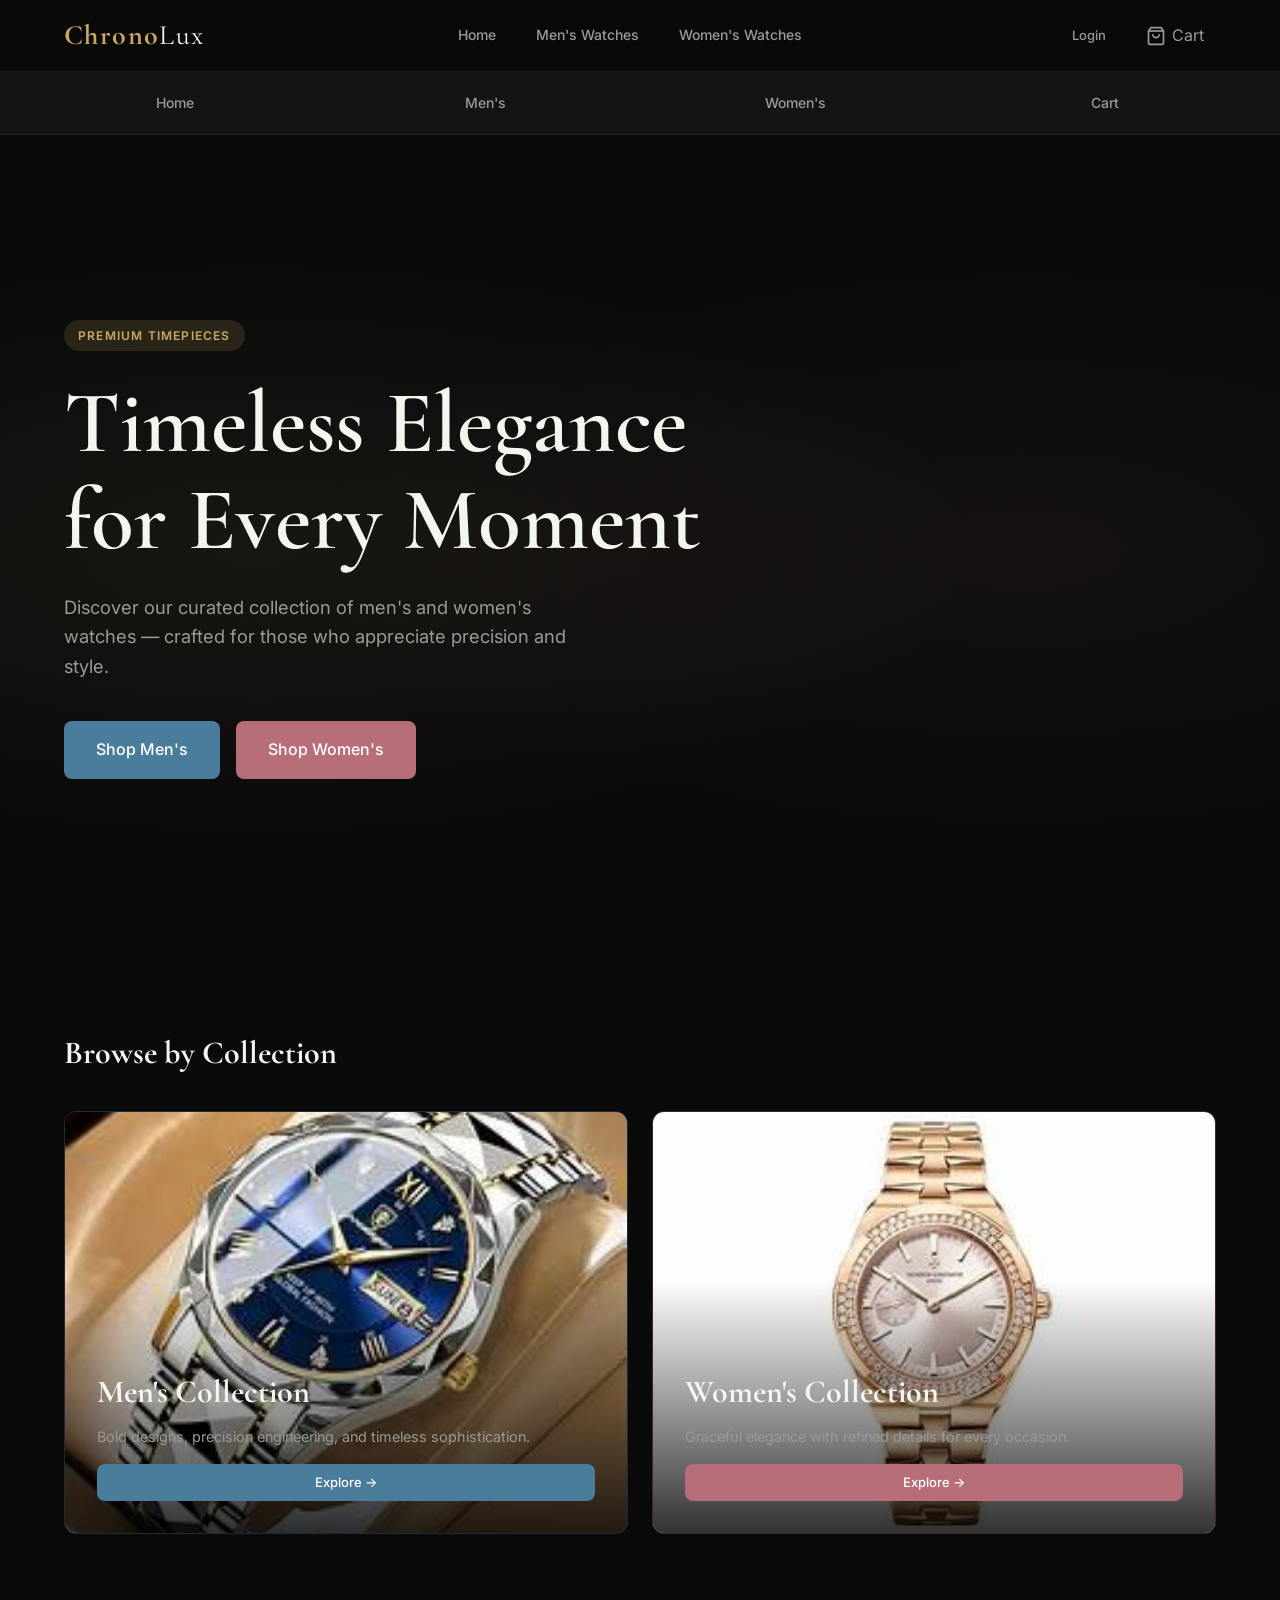
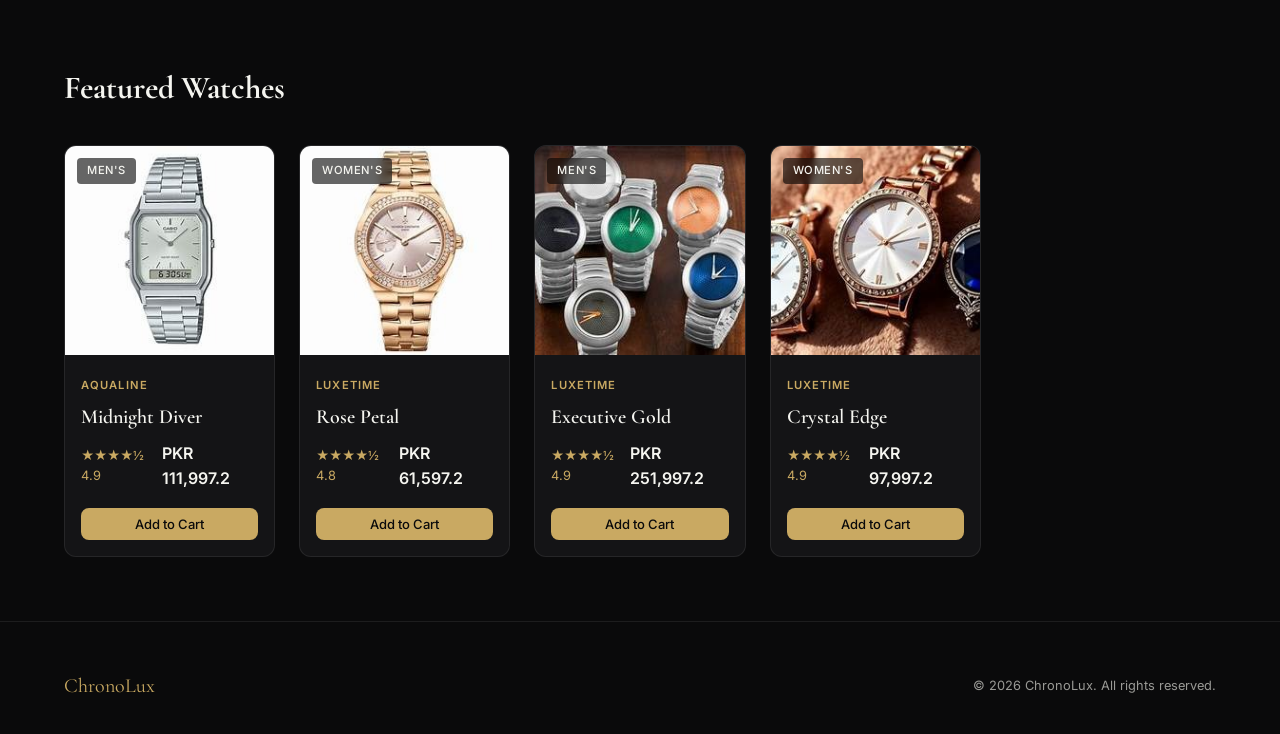
<file: ecommerce/index.html>
<!DOCTYPE html>
<html lang="en">
<head>
  <meta charset="UTF-8" />
  <meta name="viewport" content="width=device-width, initial-scale=1.0" />
  <title>ChronoLux — Premium Watches</title>
  <link rel="stylesheet" href="css/styles.css" />
</head>
<body>
  <nav class="navbar">
    <div class="navbar-inner">
      <a href="index.html" class="logo">Chrono<span>Lux</span></a>
      <div class="nav-links">
        <a href="index.html" class="nav-link">Home</a>
        <a href="men.html" class="nav-link" data-category="men">Men's Watches</a>
        <a href="women.html" class="nav-link" data-category="women">Women's Watches</a>
      </div>
      <div class="nav-actions">
        <div id="auth-links"></div>
        <a href="cart.html" class="cart-link">
          <svg width="20" height="20" viewBox="0 0 24 24" fill="none" stroke="currentColor" stroke-width="2"><path d="M6 2L3 6v14a2 2 0 002 2h14a2 2 0 002-2V6l-3-4z"/><line x1="3" y1="6" x2="21" y2="6"/><path d="M16 10a4 4 0 01-8 0"/></svg>
          Cart
          <span class="cart-badge">0</span>
        </a>
      </div>
    </div>
  </nav>

  <div class="mobile-nav">
    <a href="index.html" class="nav-link">Home</a>
    <a href="men.html" class="nav-link" data-category="men">Men's</a>
    <a href="women.html" class="nav-link" data-category="women">Women's</a>
    <a href="cart.html" class="nav-link">Cart</a>
  </div>

  <section class="hero">
    <div class="hero-bg"></div>
    <div class="hero-content">
      <span class="hero-tag">Premium Timepieces</span>
      <h1>Timeless Elegance for Every Moment</h1>
      <p>Discover our curated collection of men's and women's watches — crafted for those who appreciate precision and style.</p>
      <div class="hero-actions">
        <a href="men.html" class="btn btn-lg btn-men">Shop Men's</a>
        <a href="women.html" class="btn btn-lg btn-women">Shop Women's</a>
      </div>
    </div>
  </section>

  <section class="section">
    <div class="container">
      <h2 class="section-title">Browse by Collection</h2>
      <div class="category-grid">
        <a href="men.html" class="category-card men">
          <img src="images/media__1781799217681.jpg" alt="Men's Watches" />
          <div class="category-overlay">
            <h2>Men's Collection</h2>
            <p>Bold designs, precision engineering, and timeless sophistication.</p>
            <span class="btn btn-sm btn-men">Explore →</span>
          </div>
        </a>
        <a href="women.html" class="category-card women">
          <img src="images/media__1781799203488.jpg" alt="Women's Watches" />
          <div class="category-overlay">
            <h2>Women's Collection</h2>
            <p>Graceful elegance with refined details for every occasion.</p>
            <span class="btn btn-sm btn-women">Explore →</span>
          </div>
        </a>
      </div>
    </div>
  </section>

  <section class="section">
    <div class="container">
      <h2 class="section-title">Featured Watches</h2>
      <div class="product-grid" id="featured-products"></div>
    </div>
  </section>

  <footer class="footer">
    <div class="footer-inner">
      <span class="footer-brand">ChronoLux</span>
      <span class="footer-text">&copy; 2026 ChronoLux. All rights reserved.</span>
    </div>
  </footer>

  <script src="js/products.js"></script>
  <script src="js/auth.js"></script>
  <script src="js/cart.js"></script>
  <script src="js/app.js"></script>
  <script>
    const featured = [getProductById('m2'), getProductById('w1'), getProductById('m6'), getProductById('w4')];
    renderProductGrid(featured, 'featured-products');
  </script>
</body>
</html>
</file>
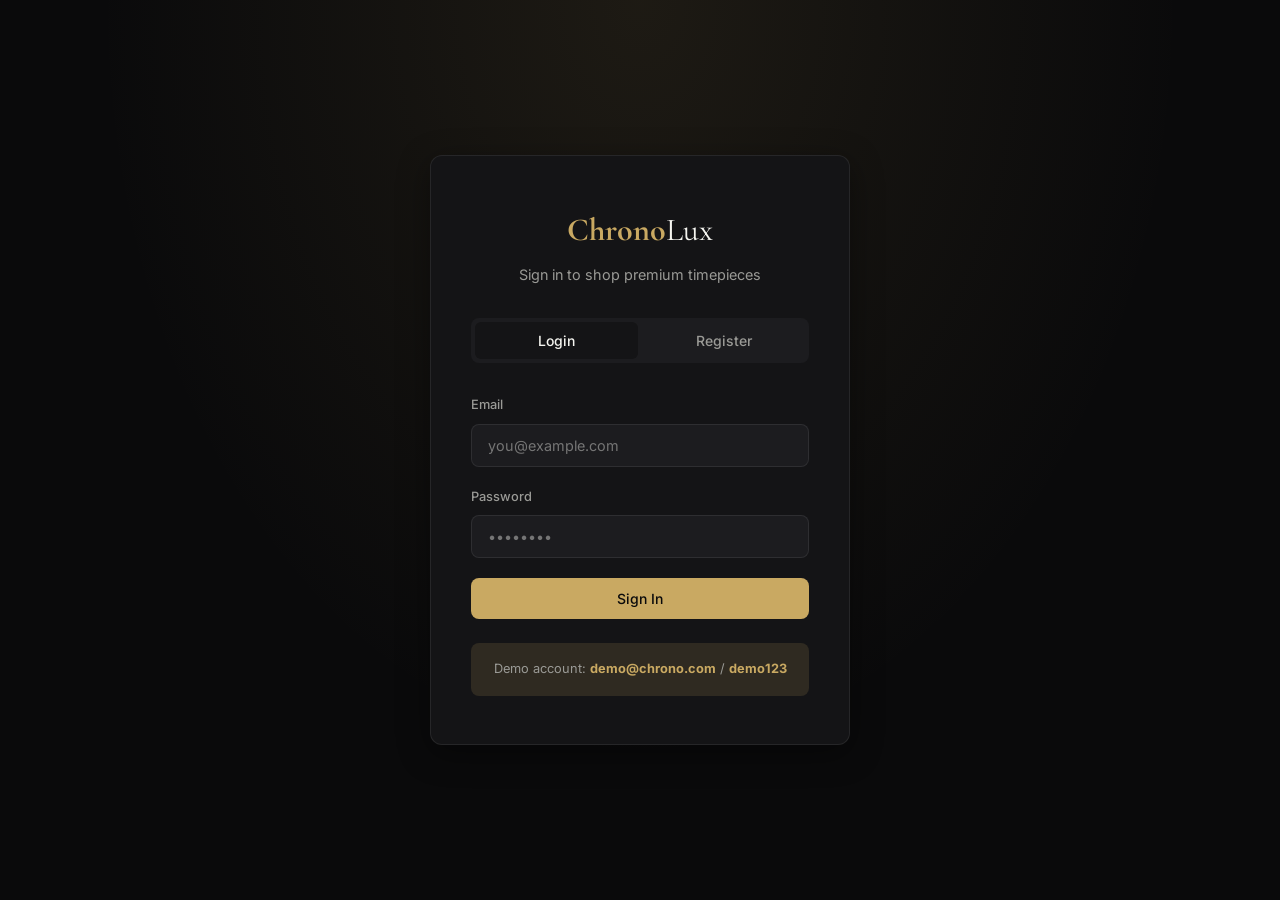
<file: ecommerce/cart.html>
<!DOCTYPE html>
<html lang="en">
<head>
  <meta charset="UTF-8" />
  <meta name="viewport" content="width=device-width, initial-scale=1.0" />
  <title>Cart — ChronoLux</title>
  <link rel="stylesheet" href="css/styles.css" />
</head>
<body>
  <nav class="navbar">
    <div class="navbar-inner">
      <a href="index.html" class="logo">Chrono<span>Lux</span></a>
      <div class="nav-links">
        <a href="index.html" class="nav-link">Home</a>
        <a href="men.html" class="nav-link" data-category="men">Men's Watches</a>
        <a href="women.html" class="nav-link" data-category="women">Women's Watches</a>
      </div>
      <div class="nav-actions">
        <div id="auth-links"></div>
        <a href="cart.html" class="cart-link">
          <svg width="20" height="20" viewBox="0 0 24 24" fill="none" stroke="currentColor" stroke-width="2"><path d="M6 2L3 6v14a2 2 0 002 2h14a2 2 0 002-2V6l-3-4z"/><line x1="3" y1="6" x2="21" y2="6"/><path d="M16 10a4 4 0 01-8 0"/></svg>
          Cart
          <span class="cart-badge">0</span>
        </a>
      </div>
    </div>
  </nav>

  <div class="mobile-nav">
    <a href="index.html" class="nav-link">Home</a>
    <a href="men.html" class="nav-link" data-category="men">Men's</a>
    <a href="women.html" class="nav-link" data-category="women">Women's</a>
    <a href="cart.html" class="nav-link">Cart</a>
  </div>

  <div class="container">
    <header class="page-header">
      <h1 class="page-title">Shopping Cart</h1>
      <p class="page-subtitle" id="cart-subtitle"></p>
    </header>
    <div id="cart-content"></div>
  </div>

  <footer class="footer">
    <div class="footer-inner">
      <span class="footer-brand">ChronoLux</span>
      <span class="footer-text">&copy; 2026 ChronoLux. All rights reserved.</span>
    </div>
  </footer>

  <script src="js/products.js"></script>
  <script src="js/auth.js"></script>
  <script src="js/cart.js"></script>
  <script src="js/app.js"></script>
  <script>
    if (!Auth.requireAuth()) throw new Error('redirect');

    function renderCart() {
      const items = Cart.getItems();
      const container = document.getElementById('cart-content');
      const subtitle = document.getElementById('cart-subtitle');

      if (items.length === 0) {
        subtitle.textContent = 'Your cart is empty';
        container.innerHTML = `
          <div class="empty-state">
            <h2>Nothing here yet</h2>
            <p>Browse our collections and find your perfect timepiece.</p>
            <div style="display:flex;gap:12px;justify-content:center;flex-wrap:wrap">
              <a href="men.html" class="btn btn-men">Shop Men's</a>
              <a href="women.html" class="btn btn-women">Shop Women's</a>
            </div>
          </div>
        `;
        return;
      }

      const itemCount = items.reduce((s, i) => s + i.quantity, 0);
      subtitle.textContent = `${itemCount} item${itemCount > 1 ? 's' : ''} in your cart`;

      const subtotal = Cart.getTotal();
      const shipping = subtotal >= 200 ? 0 : 9.99;
      const total = subtotal + shipping;

      const itemsHtml = items.map((item) => {
        const product = getProductById(item.productId);
        if (!product) return '';
        return `
          <div class="cart-item" data-id="${item.productId}">
            <div class="cart-item-image">
              <img src="${product.image}" alt="${product.name}" />
            </div>
            <div class="cart-item-info">
              <span class="cart-item-brand">${product.brand}</span>
              <h3 class="cart-item-name">${product.name}</h3>
              <p class="cart-item-price">${formatPrice(product.price)} each</p>
              <div class="qty-controls" style="margin-top:12px">
                <button class="qty-btn qty-decrease" data-id="${item.productId}">−</button>
                <span class="qty-value">${item.quantity}</span>
                <button class="qty-btn qty-increase" data-id="${item.productId}">+</button>
              </div>
            </div>
            <div class="cart-item-actions">
              <span class="cart-item-price">${formatPrice(product.price * item.quantity)}</span>
              <button class="remove-btn" data-id="${item.productId}">Remove</button>
            </div>
          </div>
        `;
      }).join('');

      container.innerHTML = `
        <div class="cart-layout">
          <div class="cart-items">${itemsHtml}</div>
          <div class="cart-summary">
            <h2>Order Summary</h2>
            <div class="summary-row">
              <span>Subtotal</span>
              <span>${formatPrice(subtotal)}</span>
            </div>
            <div class="summary-row">
              <span>Shipping</span>
              <span>${shipping === 0 ? 'Free' : formatPrice(shipping)}</span>
            </div>
            <div class="summary-row total">
              <span>Total</span>
              <span>${formatPrice(total)}</span>
            </div>
            <a href="checkout.html" class="btn btn-primary btn-block btn-lg">Proceed to Checkout</a>
            <a href="index.html" class="btn btn-outline btn-block" style="margin-top:12px">Continue Shopping</a>
          </div>
        </div>
      `;

      container.querySelectorAll('.qty-decrease').forEach((btn) => {
        btn.addEventListener('click', () => {
          const item = items.find((i) => i.productId === btn.dataset.id);
          Cart.updateQuantity(btn.dataset.id, item.quantity - 1);
          renderCart();
        });
      });

      container.querySelectorAll('.qty-increase').forEach((btn) => {
        btn.addEventListener('click', () => {
          const item = items.find((i) => i.productId === btn.dataset.id);
          Cart.updateQuantity(btn.dataset.id, item.quantity + 1);
          renderCart();
        });
      });

      container.querySelectorAll('.remove-btn').forEach((btn) => {
        btn.addEventListener('click', () => {
          Cart.removeItem(btn.dataset.id);
          renderCart();
        });
      });
    }

    renderCart();
  </script>
</body>
</html>
</file>
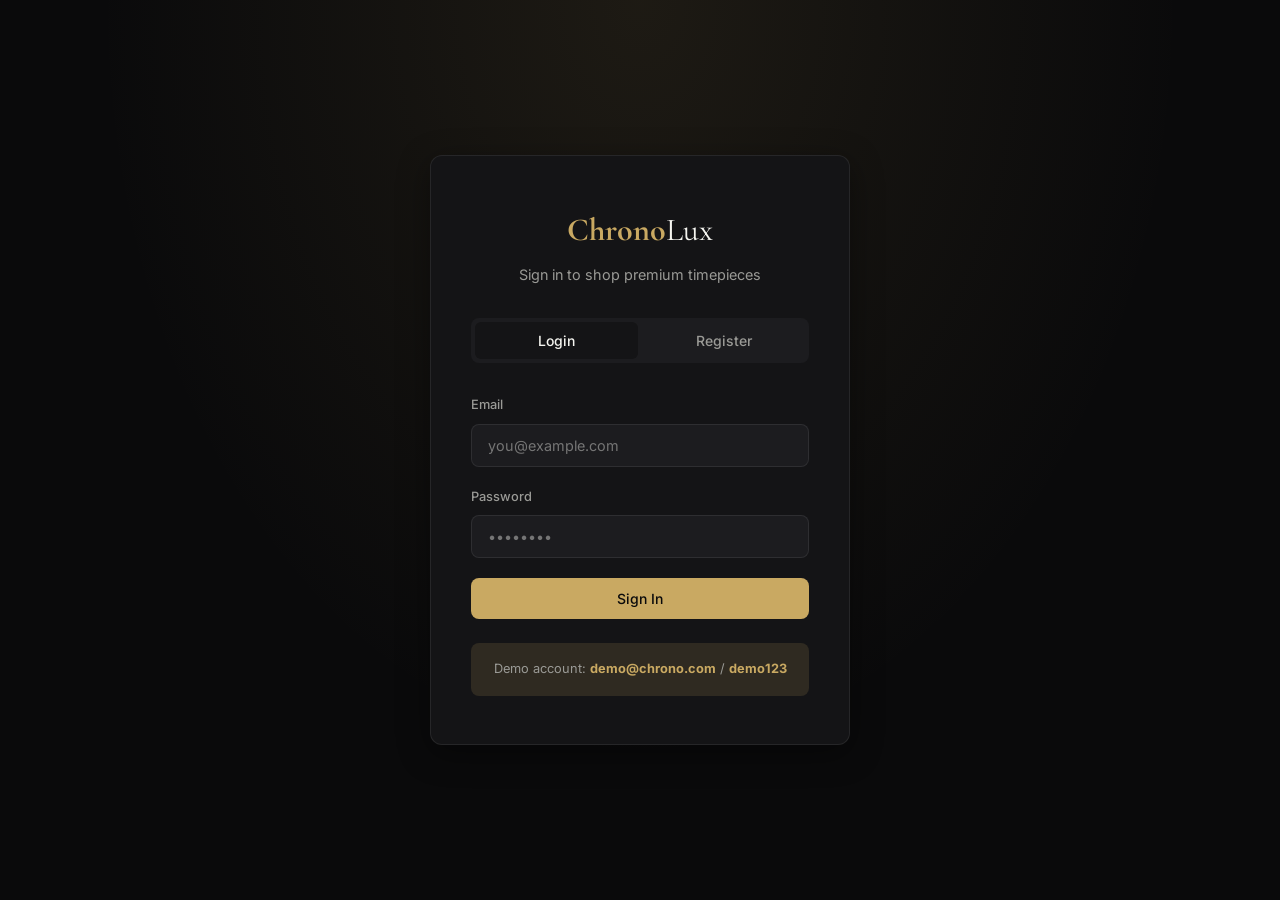
<file: ecommerce/checkout.html>
<!DOCTYPE html>
<html lang="en">
<head>
  <meta charset="UTF-8" />
  <meta name="viewport" content="width=device-width, initial-scale=1.0" />
  <title>Checkout — ChronoLux</title>
  <link rel="stylesheet" href="css/styles.css" />
</head>
<body>
  <nav class="navbar">
    <div class="navbar-inner">
      <a href="index.html" class="logo">Chrono<span>Lux</span></a>
      <div class="nav-links">
        <a href="index.html" class="nav-link">Home</a>
        <a href="men.html" class="nav-link" data-category="men">Men's Watches</a>
        <a href="women.html" class="nav-link" data-category="women">Women's Watches</a>
      </div>
      <div class="nav-actions">
        <div id="auth-links"></div>
        <a href="cart.html" class="cart-link">
          <svg width="20" height="20" viewBox="0 0 24 24" fill="none" stroke="currentColor" stroke-width="2"><path d="M6 2L3 6v14a2 2 0 002 2h14a2 2 0 002-2V6l-3-4z"/><line x1="3" y1="6" x2="21" y2="6"/><path d="M16 10a4 4 0 01-8 0"/></svg>
          Cart
          <span class="cart-badge">0</span>
        </a>
      </div>
    </div>
  </nav>

  <div class="mobile-nav">
    <a href="index.html" class="nav-link">Home</a>
    <a href="men.html" class="nav-link" data-category="men">Men's</a>
    <a href="women.html" class="nav-link" data-category="women">Women's</a>
    <a href="cart.html" class="nav-link">Cart</a>
  </div>
  <div class="container" id="checkout-content">
    <header class="page-header">
      <h1 class="page-title">Checkout</h1>
      <p class="page-subtitle">Complete your order</p>
    </header>
  </div>

  <footer class="footer">
    <div class="footer-inner">
      <span class="footer-brand">ChronoLux</span>
      <span class="footer-text">&copy; 2026 ChronoLux. All rights reserved.</span>
    </div>
  </footer>

  <script src="js/products.js"></script>
  <script src="js/auth.js"></script>
  <script src="js/cart.js"></script>
  <script src="js/app.js"></script>
  <script>
    if (!Auth.requireAuth()) throw new Error('redirect');

    const items = Cart.getItems();
    const container = document.getElementById('checkout-content');

    if (items.length === 0) {
      container.innerHTML = `
        <div class="empty-state">
          <h2>Your cart is empty</h2>
          <p>Add some watches before checking out.</p>
          <a href="index.html" class="btn btn-primary">Start Shopping</a>
        </div>
      `;
    } else {
      const user = Auth.getUser();
      const subtotal = Cart.getTotal();
      const shipping = subtotal >= 200 ? 0 : 9.99;
      const total = subtotal + shipping;

      container.innerHTML = `
        <div class="cart-layout">
          <div>
            <form id="checkout-form">
              <h2 class="section-title" style="font-size:1.5rem;margin-bottom:24px">Shipping Details</h2>
              <div class="form-group">
                <label>Full Name</label>
                <input type="text" id="ship-name" value="${user.name}" required />
              </div>
              <div class="form-group">
                <label>Email</label>
                <input type="email" id="ship-email" value="${user.email}" required />
              </div>
              <div class="form-group">
                <label>Address</label>
                <input type="text" id="ship-address" placeholder="123 Main St" required />
              </div>
              <div class="form-group">
                <label>City</label>
                <input type="text" id="ship-city" placeholder="New York" required />
              </div>
              <div class="form-group">
                <label>ZIP Code</label>
                <input type="text" id="ship-zip" placeholder="10001" required />
              </div>
              <h2 class="section-title" style="font-size:1.5rem;margin:32px 0 24px">Payment</h2>
              <div class="form-group">
                <label>Card Number</label>
                <input type="text" placeholder="4242 4242 4242 4242" maxlength="19" required />
              </div>
              <div style="display:grid;grid-template-columns:1fr 1fr;gap:16px">
                <div class="form-group">
                  <label>Expiry</label>
                  <input type="text" placeholder="MM/YY" maxlength="5" required />
                </div>
                <div class="form-group">
                  <label>CVC</label>
                  <input type="text" placeholder="123" maxlength="4" required />
                </div>
              </div>
              <button type="submit" class="btn btn-primary btn-lg btn-block" style="margin-top:24px">Place Order — ${formatPrice(total)}</button>
            </form>
          </div>
          <div class="cart-summary">
            <h2>Order Summary</h2>
            ${items.map((item) => {
              const p = getProductById(item.productId);
              return p ? `<div class="summary-row"><span>${p.name} × ${item.quantity}</span><span>${formatPrice(p.price * item.quantity)}</span></div>` : '';
            }).join('')}
            <div class="summary-row"><span>Shipping</span><span>${shipping === 0 ? 'Free' : formatPrice(shipping)}</span></div>
            <div class="summary-row total"><span>Total</span><span>${formatPrice(total)}</span></div>
          </div>
        </div>
      `;

      document.getElementById('checkout-form').addEventListener('submit', (e) => {
        e.preventDefault();
        Cart.clear();
        container.innerHTML = `
          <div class="checkout-success">
            <div class="icon">✓</div>
            <h1>Order Placed!</h1>
            <p style="color:var(--text-muted);margin-bottom:32px">Thank you for shopping at ChronoLux. Your timepieces are on their way.</p>
            <a href="index.html" class="btn btn-primary btn-lg">Back to Home</a>
          </div>
        `;
      });
    }
  </script>
</body>
</html>
</file>
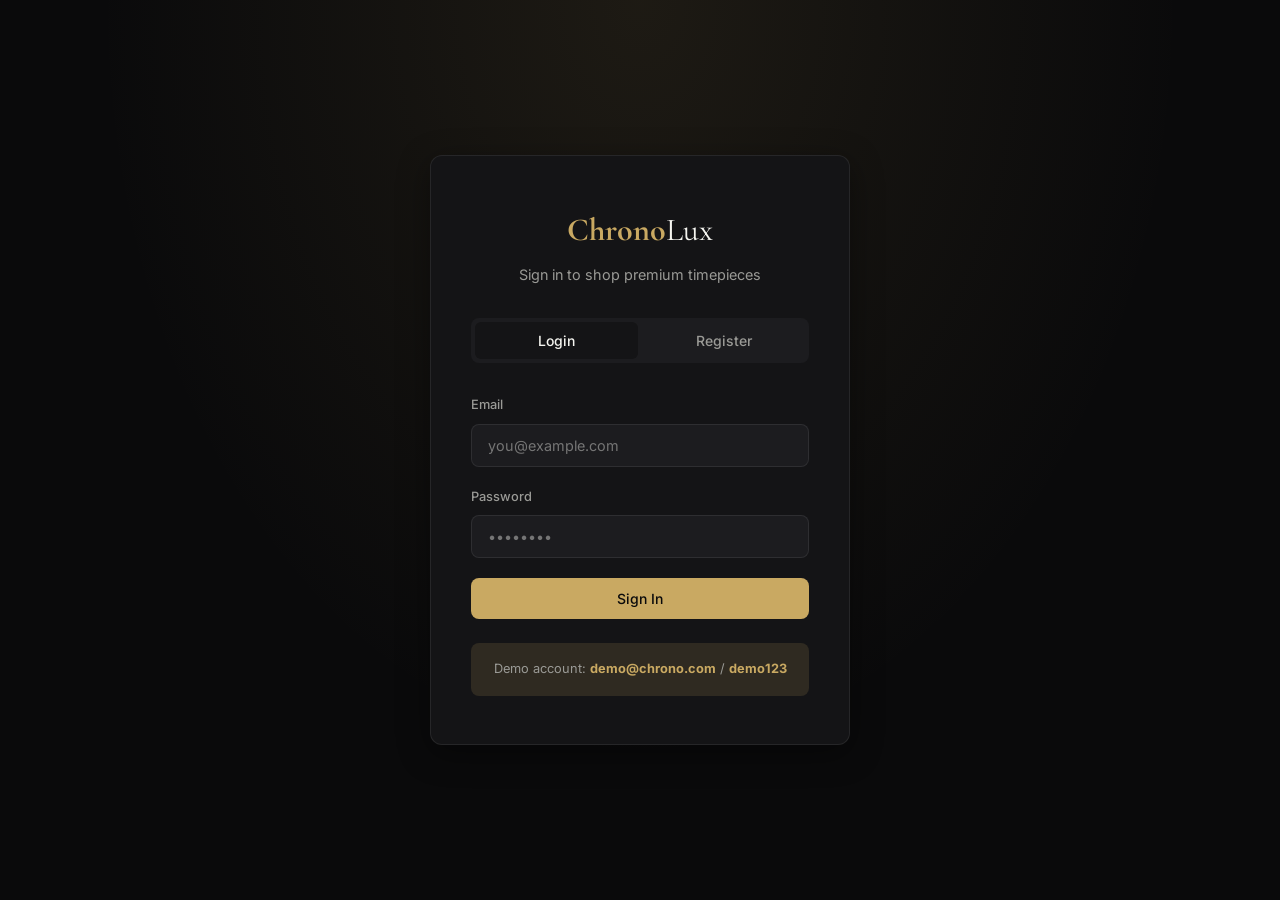
<file: ecommerce/login.html>
<!DOCTYPE html>
<html lang="en">
<head>
  <meta charset="UTF-8" />
  <meta name="viewport" content="width=device-width, initial-scale=1.0" />
  <title>Login — ChronoLux</title>
  <link rel="stylesheet" href="css/styles.css" />
</head>
<body>
  <div class="auth-page">
    <div class="auth-card">
      <a href="index.html" class="auth-logo" style="text-decoration: none; display: block; margin-bottom: 8px;">Chrono<span>Lux</span></a>
      <p class="auth-subtitle">Sign in to shop premium timepieces</p>

      <div class="auth-tabs">
        <button class="auth-tab active" data-tab="login">Login</button>
        <button class="auth-tab" data-tab="register">Register</button>
      </div>

      <form id="login-form">
        <div class="form-group">
          <label for="login-email">Email</label>
          <input type="email" id="login-email" placeholder="you@example.com" required />
        </div>
        <div class="form-group">
          <label for="login-password">Password</label>
          <input type="password" id="login-password" placeholder="••••••••" required />
        </div>
        <p class="form-error" id="login-error"></p>
        <button type="submit" class="btn btn-primary btn-block">Sign In</button>
      </form>

      <form id="register-form" style="display:none">
        <div class="form-group">
          <label for="register-name">Full Name</label>
          <input type="text" id="register-name" placeholder="John Doe" required />
        </div>
        <div class="form-group">
          <label for="register-email">Email</label>
          <input type="email" id="register-email" placeholder="you@example.com" required />
        </div>
        <div class="form-group">
          <label for="register-password">Password</label>
          <input type="password" id="register-password" placeholder="Min. 6 characters" minlength="6" required />
        </div>
        <p class="form-error" id="register-error"></p>
        <button type="submit" class="btn btn-primary btn-block">Create Account</button>
      </form>

      <div class="demo-hint">
        Demo account: <strong>demo@chrono.com</strong> / <strong>demo123</strong>
      </div>
    </div>
  </div>

  <script src="js/auth.js"></script>
  <script>
    if (Auth.isLoggedIn()) {
      window.location.href = 'index.html';
    }

    const loginForm = document.getElementById('login-form');
    const registerForm = document.getElementById('register-form');
    const tabs = document.querySelectorAll('.auth-tab');

    tabs.forEach((tab) => {
      tab.addEventListener('click', () => {
        tabs.forEach((t) => t.classList.remove('active'));
        tab.classList.add('active');
        const isLogin = tab.dataset.tab === 'login';
        loginForm.style.display = isLogin ? 'block' : 'none';
        registerForm.style.display = isLogin ? 'none' : 'block';
      });
    });

    loginForm.addEventListener('submit', (e) => {
      e.preventDefault();
      const error = document.getElementById('login-error');
      const result = Auth.login(
        document.getElementById('login-email').value.trim(),
        document.getElementById('login-password').value
      );
      if (result.success) {
        window.location.href = 'index.html';
      } else {
        error.textContent = result.message;
        error.classList.add('show');
      }
    });

    registerForm.addEventListener('submit', (e) => {
      e.preventDefault();
      const error = document.getElementById('register-error');
      const result = Auth.register(
        document.getElementById('register-name').value.trim(),
        document.getElementById('register-email').value.trim(),
        document.getElementById('register-password').value
      );
      if (result.success) {
        window.location.href = 'index.html';
      } else {
        error.textContent = result.message;
        error.classList.add('show');
      }
    });
  </script>
</body>
</html>
</file>
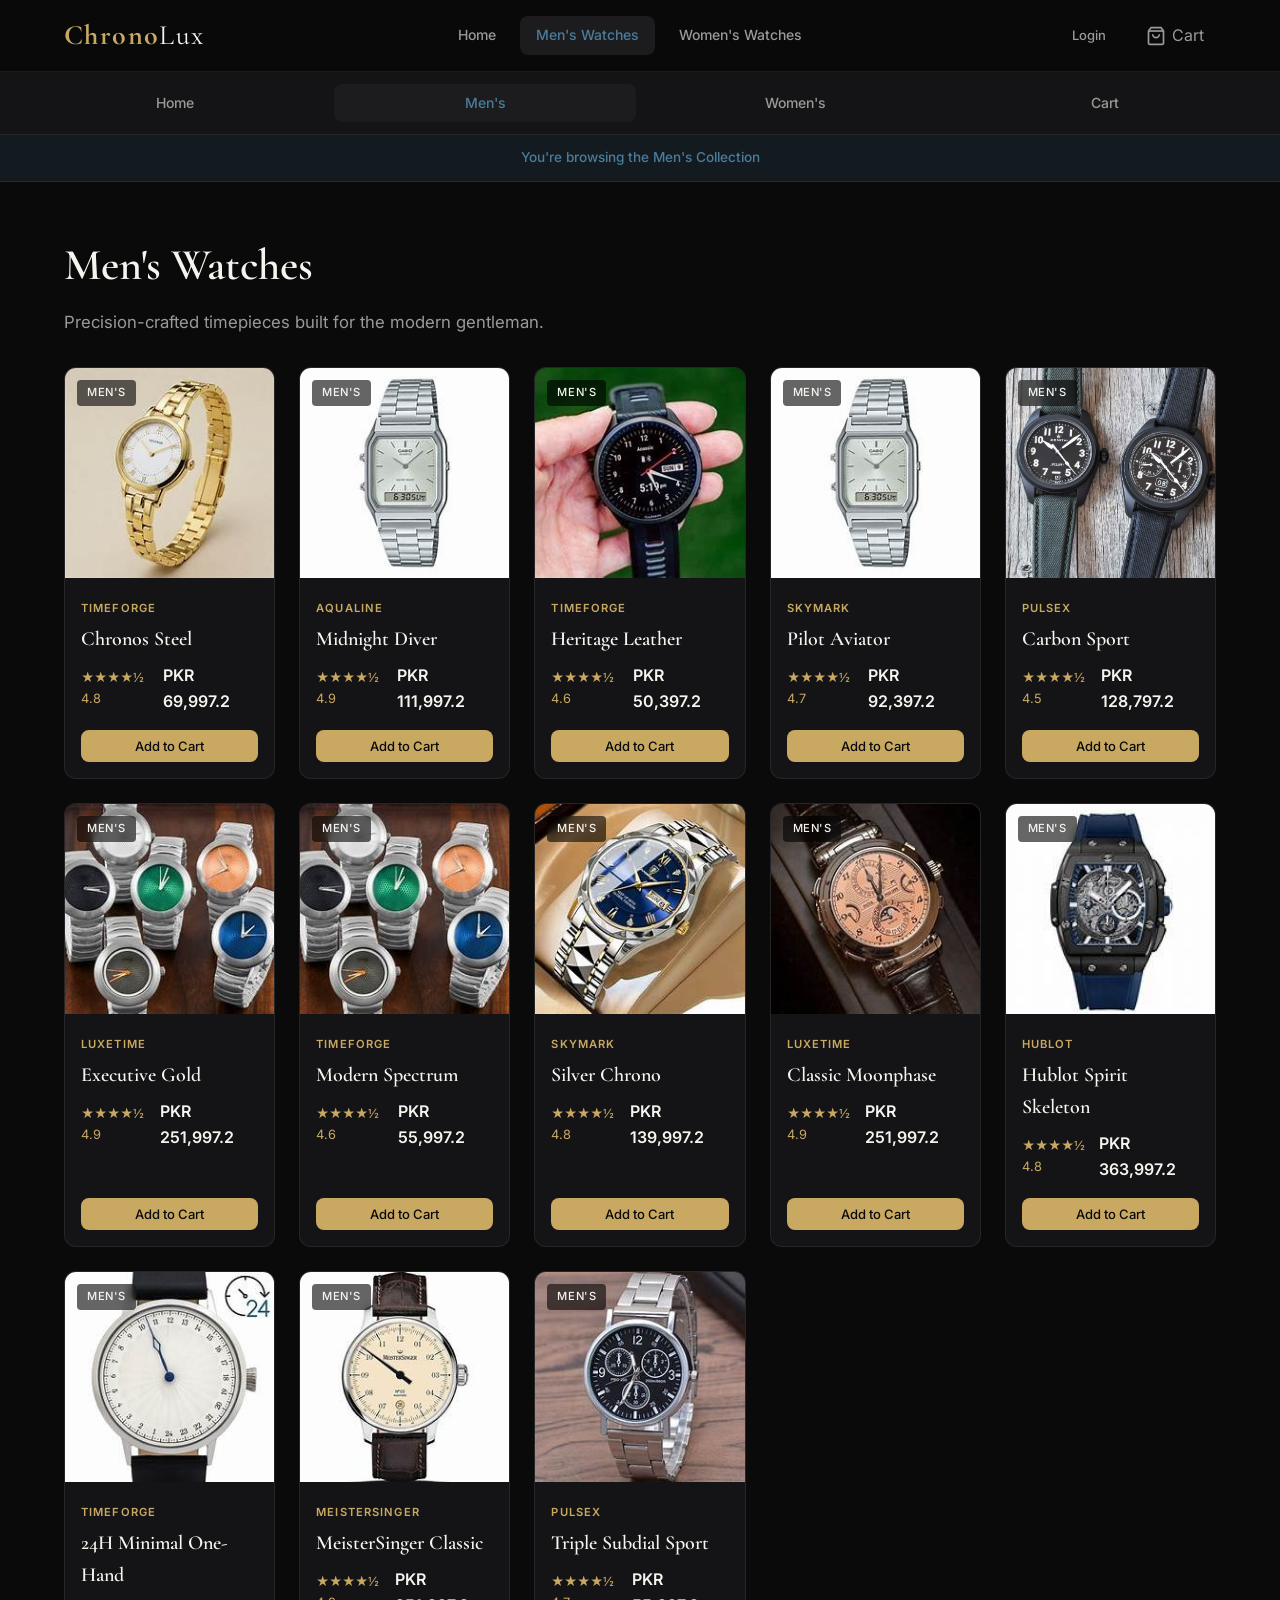
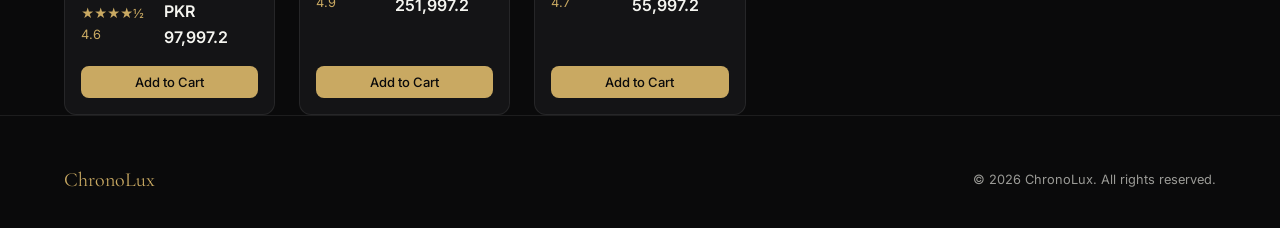
<file: ecommerce/men.html>
<!DOCTYPE html>
<html lang="en">
<head>
  <meta charset="UTF-8" />
  <meta name="viewport" content="width=device-width, initial-scale=1.0" />
  <title>Men's Watches — ChronoLux</title>
  <link rel="stylesheet" href="css/styles.css" />
</head>
<body>
  <nav class="navbar">
    <div class="navbar-inner">
      <a href="index.html" class="logo">Chrono<span>Lux</span></a>
      <div class="nav-links">
        <a href="index.html" class="nav-link">Home</a>
        <a href="men.html" class="nav-link active" data-category="men">Men's Watches</a>
        <a href="women.html" class="nav-link" data-category="women">Women's Watches</a>
      </div>
      <div class="nav-actions">
        <div id="auth-links"></div>
        <a href="cart.html" class="cart-link">
          <svg width="20" height="20" viewBox="0 0 24 24" fill="none" stroke="currentColor" stroke-width="2"><path d="M6 2L3 6v14a2 2 0 002 2h14a2 2 0 002-2V6l-3-4z"/><line x1="3" y1="6" x2="21" y2="6"/><path d="M16 10a4 4 0 01-8 0"/></svg>
          Cart
          <span class="cart-badge">0</span>
        </a>
      </div>
    </div>
  </nav>

  <div class="mobile-nav">
    <a href="index.html" class="nav-link">Home</a>
    <a href="men.html" class="nav-link active" data-category="men">Men's</a>
    <a href="women.html" class="nav-link" data-category="women">Women's</a>
    <a href="cart.html" class="nav-link">Cart</a>
  </div>

  <div class="session-banner men">You're browsing the Men's Collection</div>

  <div class="container">
    <header class="page-header">
      <h1 class="page-title">Men's Watches</h1>
      <p class="page-subtitle">Precision-crafted timepieces built for the modern gentleman.</p>
    </header>
    <div class="product-grid" id="product-grid"></div>
  </div>

  <footer class="footer">
    <div class="footer-inner">
      <span class="footer-brand">ChronoLux</span>
      <span class="footer-text">&copy; 2026 ChronoLux. All rights reserved.</span>
    </div>
  </footer>

  <script src="js/products.js"></script>
  <script src="js/auth.js"></script>
  <script src="js/cart.js"></script>
  <script src="js/app.js"></script>
  <script>
    Auth.setSession('men');
    renderProductGrid(getProductsByCategory('men'), 'product-grid');
  </script>
</body>
</html>
</file>
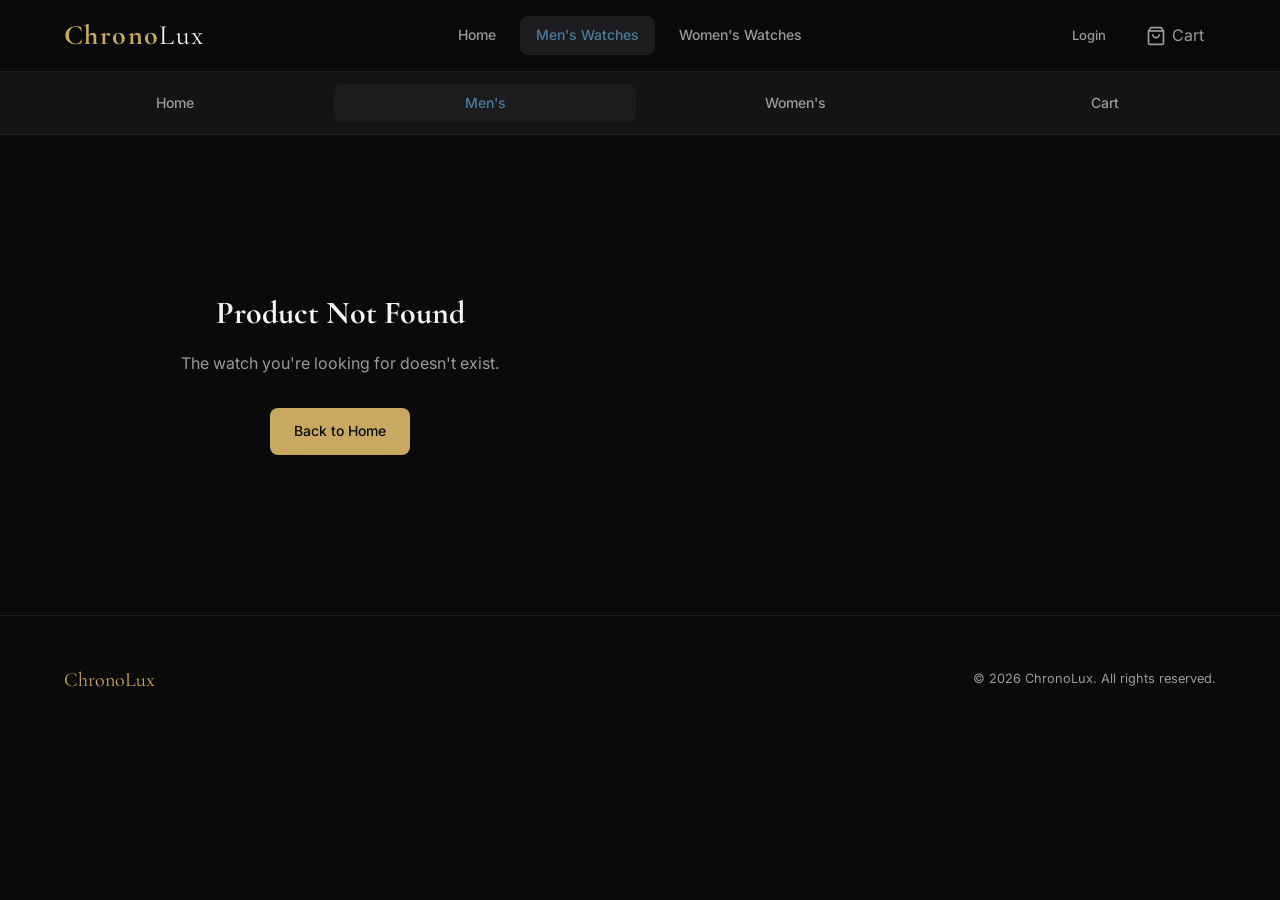
<file: ecommerce/product.html>
<!DOCTYPE html>
<html lang="en">
<head>
  <meta charset="UTF-8" />
  <meta name="viewport" content="width=device-width, initial-scale=1.0" />
  <title>Product — ChronoLux</title>
  <link rel="stylesheet" href="css/styles.css" />
</head>
<body>
  <nav class="navbar">
    <div class="navbar-inner">
      <a href="index.html" class="logo">Chrono<span>Lux</span></a>
      <div class="nav-links">
        <a href="index.html" class="nav-link">Home</a>
        <a href="men.html" class="nav-link" data-category="men">Men's Watches</a>
        <a href="women.html" class="nav-link" data-category="women">Women's Watches</a>
      </div>
      <div class="nav-actions">
        <div id="auth-links"></div>
        <a href="cart.html" class="cart-link">
          <svg width="20" height="20" viewBox="0 0 24 24" fill="none" stroke="currentColor" stroke-width="2"><path d="M6 2L3 6v14a2 2 0 002 2h14a2 2 0 002-2V6l-3-4z"/><line x1="3" y1="6" x2="21" y2="6"/><path d="M16 10a4 4 0 01-8 0"/></svg>
          Cart
          <span class="cart-badge">0</span>
        </a>
      </div>
    </div>
  </nav>

  <div class="mobile-nav">
    <a href="index.html" class="nav-link">Home</a>
    <a href="men.html" class="nav-link" data-category="men">Men's</a>
    <a href="women.html" class="nav-link" data-category="women">Women's</a>
    <a href="cart.html" class="nav-link">Cart</a>
  </div>

  <div class="container">
    <nav class="breadcrumb" id="breadcrumb"></nav>
    <div class="product-detail" id="product-detail"></div>
  </div>

  <footer class="footer">
    <div class="footer-inner">
      <span class="footer-brand">ChronoLux</span>
      <span class="footer-text">&copy; 2026 ChronoLux. All rights reserved.</span>
    </div>
  </footer>

  <script src="js/products.js"></script>
  <script src="js/auth.js"></script>
  <script src="js/cart.js"></script>
  <script src="js/app.js"></script>
  <script>
    const params = new URLSearchParams(window.location.search);
    const productId = params.get('id');
    const product = getProductById(productId);

    if (!product) {
      document.getElementById('product-detail').innerHTML = `
        <div class="empty-state">
          <h2>Product Not Found</h2>
          <p>The watch you're looking for doesn't exist.</p>
          <a href="index.html" class="btn btn-primary">Back to Home</a>
        </div>
      `;
    } else {
      Auth.setSession(product.category);

      const categoryLabel = product.category === 'men' ? "Men's" : "Women's";
      const categoryLink = product.category === 'men' ? 'men.html' : 'women.html';

      document.getElementById('breadcrumb').innerHTML = `
        <a href="index.html">Home</a><span>/</span>
        <a href="${categoryLink}">${categoryLabel}</a><span>/</span>
        ${product.name}
      `;

      document.title = `${product.name} — ChronoLux`;

      let quantity = 1;

      function renderDetail() {
        document.getElementById('product-detail').innerHTML = `
          <div class="product-detail-image">
            <img src="${product.image}" alt="${product.name}" />
          </div>
          <div class="product-detail-info">
            <span class="product-detail-brand">${product.brand}</span>
            <h1>${product.name}</h1>
            <p class="product-detail-rating">${renderStars(product.rating)} ${product.rating} / 5.0</p>
            <p class="product-detail-price">${formatPrice(product.price)}</p>
            <p class="product-detail-desc">${product.description}</p>
            <div class="quantity-selector">
              <label>Quantity</label>
              <div class="qty-controls">
                <button class="qty-btn" id="qty-minus">−</button>
                <span class="qty-value" id="qty-value">${quantity}</span>
                <button class="qty-btn" id="qty-plus">+</button>
              </div>
            </div>
            <div class="product-actions">
              <button class="btn btn-lg btn-primary" id="add-to-cart">Add to Cart</button>
              <a href="${categoryLink}" class="btn btn-lg btn-outline">Back to ${categoryLabel}</a>
            </div>
          </div>
        `;

        document.getElementById('qty-minus').addEventListener('click', () => {
          if (quantity > 1) { quantity--; renderDetail(); }
        });
        document.getElementById('qty-plus').addEventListener('click', () => {
          quantity++; renderDetail();
        });
        document.getElementById('add-to-cart').addEventListener('click', () => {
          if (!Auth.isLoggedIn()) {
            window.location.href = 'login.html';
            return;
          }
          Cart.addItem(product.id, quantity);
          showToast(`${product.name} added to cart!`);
        });
      }

      renderDetail();
    }
  </script>
</body>
</html>
</file>
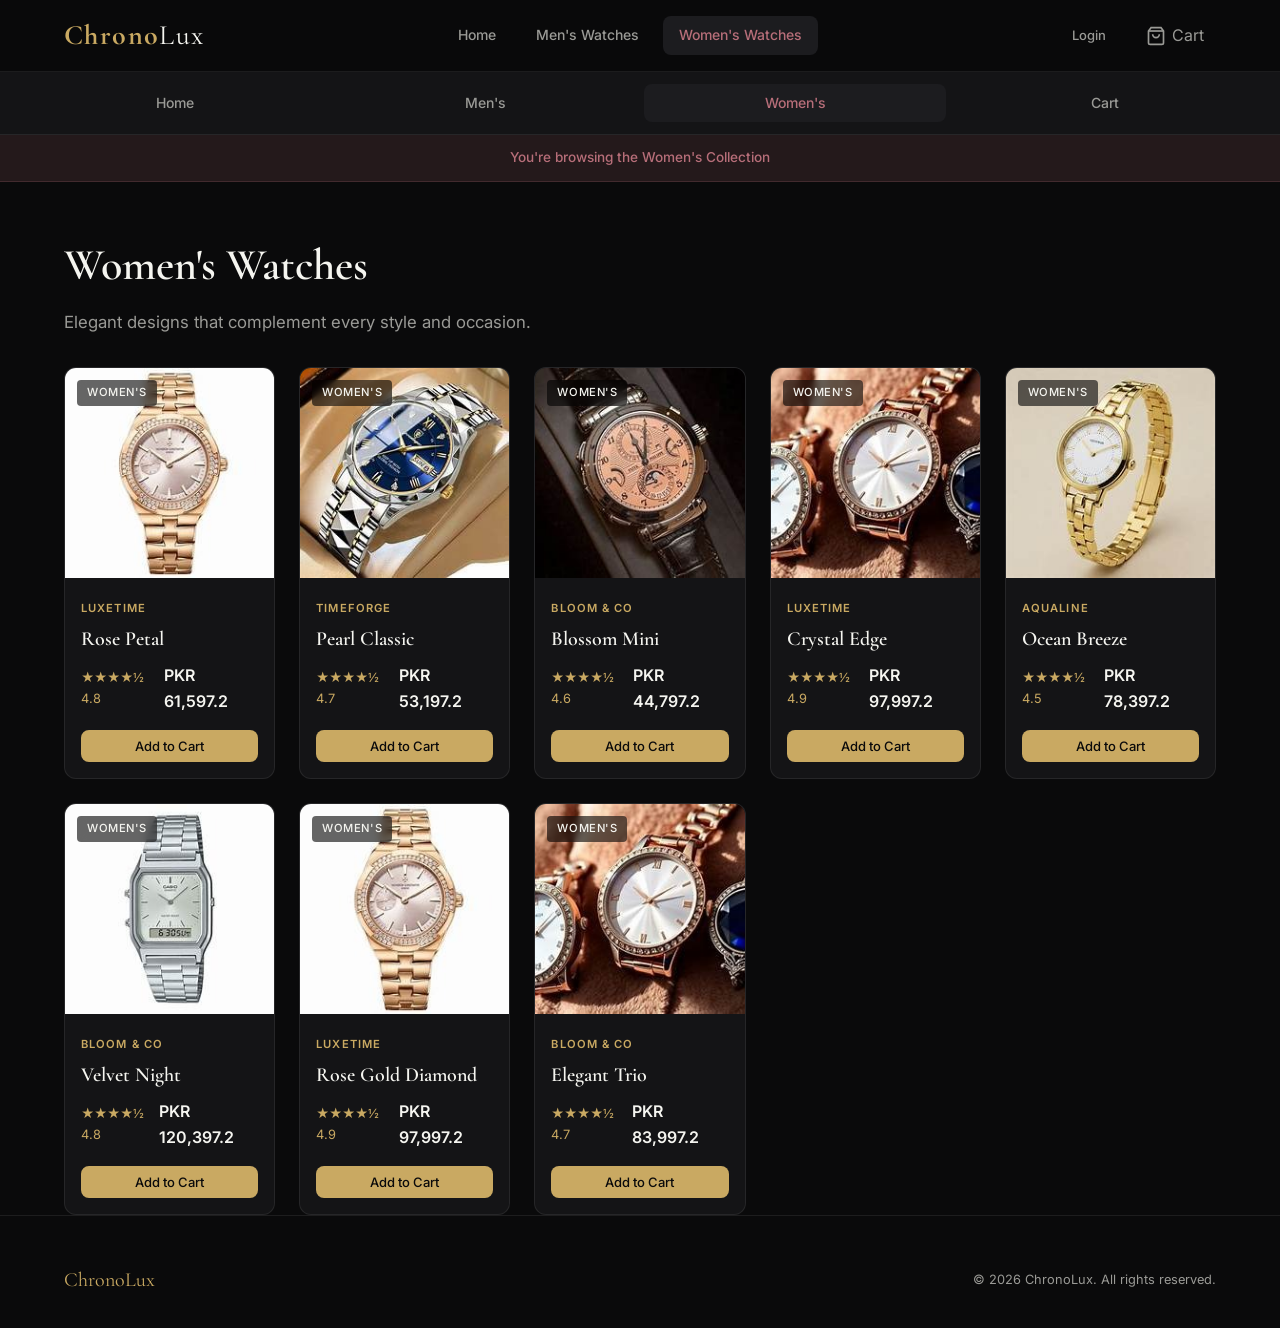
<file: ecommerce/women.html>
<!DOCTYPE html>
<html lang="en">
<head>
  <meta charset="UTF-8" />
  <meta name="viewport" content="width=device-width, initial-scale=1.0" />
  <title>Women's Watches — ChronoLux</title>
  <link rel="stylesheet" href="css/styles.css" />
</head>
<body>
  <nav class="navbar">
    <div class="navbar-inner">
      <a href="index.html" class="logo">Chrono<span>Lux</span></a>
      <div class="nav-links">
        <a href="index.html" class="nav-link">Home</a>
        <a href="men.html" class="nav-link" data-category="men">Men's Watches</a>
        <a href="women.html" class="nav-link active" data-category="women">Women's Watches</a>
      </div>
      <div class="nav-actions">
        <div id="auth-links"></div>
        <a href="cart.html" class="cart-link">
          <svg width="20" height="20" viewBox="0 0 24 24" fill="none" stroke="currentColor" stroke-width="2"><path d="M6 2L3 6v14a2 2 0 002 2h14a2 2 0 002-2V6l-3-4z"/><line x1="3" y1="6" x2="21" y2="6"/><path d="M16 10a4 4 0 01-8 0"/></svg>
          Cart
          <span class="cart-badge">0</span>
        </a>
      </div>
    </div>
  </nav>

  <div class="mobile-nav">
    <a href="index.html" class="nav-link">Home</a>
    <a href="men.html" class="nav-link" data-category="men">Men's</a>
    <a href="women.html" class="nav-link active" data-category="women">Women's</a>
    <a href="cart.html" class="nav-link">Cart</a>
  </div>

  <div class="session-banner women">You're browsing the Women's Collection</div>

  <div class="container">
    <header class="page-header">
      <h1 class="page-title">Women's Watches</h1>
      <p class="page-subtitle">Elegant designs that complement every style and occasion.</p>
    </header>
    <div class="product-grid" id="product-grid"></div>
  </div>

  <footer class="footer">
    <div class="footer-inner">
      <span class="footer-brand">ChronoLux</span>
      <span class="footer-text">&copy; 2026 ChronoLux. All rights reserved.</span>
    </div>
  </footer>

  <script src="js/products.js"></script>
  <script src="js/auth.js"></script>
  <script src="js/cart.js"></script>
  <script src="js/app.js"></script>
  <script>
    Auth.setSession('women');
    renderProductGrid(getProductsByCategory('women'), 'product-grid');
  </script>
</body>
</html>
</file>
<file: ecommerce/css/styles.css>
@import url('https://fonts.googleapis.com/css2?family=Cormorant+Garamond:wght@400;600;700&family=Inter:wght@300;400;500;600&display=swap');

:root {
  --bg: #0a0a0b;
  --bg-card: #141416;
  --bg-elevated: #1c1c1f;
  --text: #f5f5f0;
  --text-muted: #9a9a96;
  --accent: #c9a962;
  --accent-hover: #dfc07a;
  --accent-dim: rgba(201, 169, 98, 0.15);
  --border: rgba(255, 255, 255, 0.08);
  --men-accent: #4a7c9b;
  --women-accent: #b76e79;
  --radius: 12px;
  --radius-sm: 8px;
  --shadow: 0 8px 32px rgba(0, 0, 0, 0.4);
  --font-display: 'Cormorant Garamond', Georgia, serif;
  --font-body: 'Inter', system-ui, sans-serif;
  --max-width: 1200px;
  --nav-height: 72px;
}

*, *::before, *::after {
  box-sizing: border-box;
  margin: 0;
  padding: 0;
}

html {
  scroll-behavior: smooth;
}

body {
  font-family: var(--font-body);
  background: var(--bg);
  color: var(--text);
  line-height: 1.6;
  min-height: 100vh;
}

a {
  color: inherit;
  text-decoration: none;
}

img {
  max-width: 100%;
  display: block;
}

button {
  font-family: inherit;
  cursor: pointer;
  border: none;
  background: none;
}

input {
  font-family: inherit;
}

/* ── Navbar ── */
.navbar {
  position: sticky;
  top: 0;
  z-index: 100;
  height: var(--nav-height);
  background: rgba(10, 10, 11, 0.85);
  backdrop-filter: blur(16px);
  border-bottom: 1px solid var(--border);
}

.navbar-inner {
  max-width: var(--max-width);
  margin: 0 auto;
  padding: 0 24px;
  height: 100%;
  display: flex;
  align-items: center;
  justify-content: space-between;
  gap: 24px;
}

.logo {
  font-family: var(--font-display);
  font-size: 1.75rem;
  font-weight: 700;
  letter-spacing: 0.05em;
  color: var(--accent);
}

.logo span {
  color: var(--text);
  font-weight: 400;
}

.nav-links {
  display: flex;
  align-items: center;
  gap: 8px;
}

.nav-link {
  padding: 8px 16px;
  border-radius: var(--radius-sm);
  font-size: 0.875rem;
  font-weight: 500;
  color: var(--text-muted);
  transition: color 0.2s, background 0.2s;
}

.nav-link:hover,
.nav-link.active {
  color: var(--text);
  background: var(--bg-elevated);
}

.nav-link[data-category="men"].active {
  color: var(--men-accent);
}

.nav-link[data-category="women"].active {
  color: var(--women-accent);
}

.nav-actions {
  display: flex;
  align-items: center;
  gap: 12px;
}

.nav-user {
  font-size: 0.875rem;
  color: var(--text-muted);
}

.cart-link {
  position: relative;
  display: flex;
  align-items: center;
  gap: 6px;
  padding: 8px 12px;
  border-radius: var(--radius-sm);
  color: var(--text-muted);
  transition: color 0.2s, background 0.2s;
}

.cart-link:hover {
  color: var(--text);
  background: var(--bg-elevated);
}

.cart-badge {
  display: none;
  align-items: center;
  justify-content: center;
  min-width: 20px;
  height: 20px;
  padding: 0 6px;
  border-radius: 10px;
  background: var(--accent);
  color: var(--bg);
  font-size: 0.7rem;
  font-weight: 600;
}

/* ── Buttons ── */
.btn {
  display: inline-flex;
  align-items: center;
  justify-content: center;
  gap: 8px;
  padding: 12px 24px;
  border-radius: var(--radius-sm);
  font-size: 0.875rem;
  font-weight: 500;
  transition: all 0.2s;
  white-space: nowrap;
}

.btn-sm {
  padding: 8px 16px;
  font-size: 0.8125rem;
}

.btn-lg {
  padding: 16px 32px;
  font-size: 1rem;
}

.btn-primary {
  background: var(--accent);
  color: var(--bg);
}

.btn-primary:hover {
  background: var(--accent-hover);
  transform: translateY(-1px);
}

.btn-primary.added {
  background: #4caf50;
}

.btn-outline {
  border: 1px solid var(--border);
  color: var(--text);
}

.btn-outline:hover {
  border-color: var(--accent);
  color: var(--accent);
}

.btn-ghost {
  color: var(--text-muted);
}

.btn-ghost:hover {
  color: var(--text);
  background: var(--bg-elevated);
}

.btn-men {
  background: var(--men-accent);
  color: white;
}

.btn-men:hover {
  filter: brightness(1.1);
}

.btn-women {
  background: var(--women-accent);
  color: white;
}

.btn-women:hover {
  filter: brightness(1.1);
}

.btn-block {
  width: 100%;
}

/* ── Layout ── */
.container {
  max-width: var(--max-width);
  margin: 0 auto;
  padding: 0 24px;
}

.page-header {
  padding: 48px 0 32px;
}

.page-title {
  font-family: var(--font-display);
  font-size: 2.75rem;
  font-weight: 600;
  margin-bottom: 8px;
}

.page-subtitle {
  color: var(--text-muted);
  font-size: 1.05rem;
}

.section {
  padding: 64px 0;
}

.section-title {
  font-family: var(--font-display);
  font-size: 2rem;
  margin-bottom: 32px;
}

/* ── Hero ── */
.hero {
  position: relative;
  min-height: calc(100vh - var(--nav-height));
  display: flex;
  align-items: center;
  overflow: hidden;
}

.hero-bg {
  position: absolute;
  inset: 0;
  background:
    radial-gradient(ellipse at 20% 50%, rgba(201, 169, 98, 0.08) 0%, transparent 50%),
    radial-gradient(ellipse at 80% 50%, rgba(183, 110, 121, 0.06) 0%, transparent 50%),
    var(--bg);
}

.hero-content {
  position: relative;
  max-width: var(--max-width);
  margin: 0 auto;
  padding: 0 24px;
  width: 100%;
}

.hero-tag {
  display: inline-block;
  padding: 6px 14px;
  border-radius: 20px;
  background: var(--accent-dim);
  color: var(--accent);
  font-size: 0.75rem;
  font-weight: 600;
  letter-spacing: 0.1em;
  text-transform: uppercase;
  margin-bottom: 24px;
}

.hero h1 {
  font-family: var(--font-display);
  font-size: clamp(3rem, 7vw, 5.5rem);
  font-weight: 600;
  line-height: 1.1;
  margin-bottom: 24px;
  max-width: 700px;
}

.hero p {
  font-size: 1.15rem;
  color: var(--text-muted);
  max-width: 520px;
  margin-bottom: 40px;
}

.hero-actions {
  display: flex;
  flex-wrap: wrap;
  gap: 16px;
}

/* ── Category Cards ── */
.category-grid {
  display: grid;
  grid-template-columns: repeat(2, 1fr);
  gap: 24px;
}

.category-card {
  position: relative;
  border-radius: var(--radius);
  overflow: hidden;
  aspect-ratio: 4/3;
  cursor: pointer;
}

.category-card img {
  width: 100%;
  height: 100%;
  object-fit: cover;
  transition: transform 0.6s ease;
}

.category-card:hover img {
  transform: scale(1.05);
}

.category-overlay {
  position: absolute;
  inset: 0;
  background: linear-gradient(to top, rgba(0,0,0,0.8) 0%, transparent 60%);
  display: flex;
  flex-direction: column;
  justify-content: flex-end;
  padding: 32px;
}

.category-card h2 {
  font-family: var(--font-display);
  font-size: 2rem;
  margin-bottom: 8px;
}

.category-card p {
  color: var(--text-muted);
  font-size: 0.9rem;
  margin-bottom: 16px;
}

.category-card.men {
  border: 1px solid rgba(74, 124, 155, 0.3);
}

.category-card.women {
  border: 1px solid rgba(183, 110, 121, 0.3);
}

/* ── Product Grid ── */
.product-grid {
  display: grid;
  grid-template-columns: repeat(auto-fill, minmax(180px, 1fr));
  gap: 24px;
}

.product-card {
  background: var(--bg-card);
  border-radius: var(--radius);
  border: 1px solid var(--border);
  overflow: hidden;
  transition: transform 0.2s, box-shadow 0.2s;
  display: flex;
  flex-direction: column;
}

.product-card:hover {
  transform: translateY(-4px);
  box-shadow: var(--shadow);
}

.product-card-link {
  flex: 1;
  display: flex;
  flex-direction: column;
}

.product-image-wrap {
  position: relative;
  aspect-ratio: 1;
  overflow: hidden;
  background: var(--bg-elevated);
}

.product-image-wrap img {
  width: 100%;
  height: 100%;
  object-fit: cover;
  transition: transform 0.4s;
}

.product-card:hover .product-image-wrap img {
  transform: scale(1.06);
}

.product-category-tag {
  position: absolute;
  top: 12px;
  left: 12px;
  padding: 4px 10px;
  border-radius: 4px;
  background: rgba(0,0,0,0.6);
  backdrop-filter: blur(4px);
  font-size: 0.7rem;
  font-weight: 500;
  text-transform: uppercase;
  letter-spacing: 0.05em;
}

.product-info {
  padding: 16px;
  flex: 1;
}

.product-brand {
  font-size: 0.7rem;
  color: var(--accent);
  text-transform: uppercase;
  letter-spacing: 0.1em;
  font-weight: 600;
}

.product-name {
  font-family: var(--font-display);
  font-size: 1.25rem;
  font-weight: 600;
  margin: 4px 0 8px;
}

.product-meta {
  display: flex;
  justify-content: space-between;
  align-items: center;
}

.product-rating {
  font-size: 0.8rem;
  color: var(--accent);
}

.product-price {
  font-weight: 600;
  font-size: 1rem;
}

.product-card .btn {
  margin: 0 16px 16px;
}

/* ── Product Detail ── */
.product-detail {
  display: grid;
  grid-template-columns: 1fr 1fr;
  gap: 48px;
  padding: 48px 0 80px;
  align-items: start;
}

.product-detail-image {
  border-radius: var(--radius);
  overflow: hidden;
  background: var(--bg-card);
  border: 1px solid var(--border);
  aspect-ratio: 1;
}

.product-detail-image img {
  width: 100%;
  height: 100%;
  object-fit: cover;
}

.product-detail-info h1 {
  font-family: var(--font-display);
  font-size: 2.5rem;
  margin-bottom: 8px;
}

.product-detail-brand {
  color: var(--accent);
  font-size: 0.8rem;
  text-transform: uppercase;
  letter-spacing: 0.1em;
  font-weight: 600;
}

.product-detail-price {
  font-size: 2rem;
  font-weight: 600;
  margin: 24px 0;
  color: var(--accent);
}

.product-detail-desc {
  color: var(--text-muted);
  margin-bottom: 32px;
  line-height: 1.8;
}

.product-detail-rating {
  color: var(--accent);
  margin-bottom: 24px;
  font-size: 0.95rem;
}

.quantity-selector {
  display: flex;
  align-items: center;
  gap: 16px;
  margin-bottom: 24px;
}

.quantity-selector label {
  font-size: 0.875rem;
  color: var(--text-muted);
}

.qty-controls {
  display: flex;
  align-items: center;
  border: 1px solid var(--border);
  border-radius: var(--radius-sm);
  overflow: hidden;
}

.qty-btn {
  width: 40px;
  height: 40px;
  display: flex;
  align-items: center;
  justify-content: center;
  color: var(--text);
  background: var(--bg-elevated);
  font-size: 1.2rem;
  transition: background 0.2s;
}

.qty-btn:hover {
  background: var(--bg-card);
}

.qty-value {
  width: 48px;
  text-align: center;
  font-weight: 500;
}

.product-actions {
  display: flex;
  gap: 12px;
  flex-wrap: wrap;
}

.breadcrumb {
  padding: 24px 0 0;
  font-size: 0.85rem;
  color: var(--text-muted);
}

.breadcrumb a:hover {
  color: var(--accent);
}

.breadcrumb span {
  margin: 0 8px;
}

/* ── Cart ── */
.cart-layout {
  display: grid;
  grid-template-columns: 1fr 360px;
  gap: 48px;
  padding: 32px 0 80px;
  align-items: start;
}

.cart-items {
  display: flex;
  flex-direction: column;
  gap: 16px;
}

.cart-item {
  display: flex;
  gap: 20px;
  padding: 20px;
  background: var(--bg-card);
  border-radius: var(--radius);
  border: 1px solid var(--border);
}

.cart-item-image {
  width: 100px;
  height: 100px;
  border-radius: var(--radius-sm);
  overflow: hidden;
  flex-shrink: 0;
}

.cart-item-image img {
  width: 100%;
  height: 100%;
  object-fit: cover;
}

.cart-item-info {
  flex: 1;
}

.cart-item-name {
  font-family: var(--font-display);
  font-size: 1.15rem;
  font-weight: 600;
  margin-bottom: 4px;
}

.cart-item-brand {
  font-size: 0.75rem;
  color: var(--accent);
  text-transform: uppercase;
  letter-spacing: 0.08em;
}

.cart-item-price {
  font-weight: 600;
  margin-top: 8px;
}

.cart-item-actions {
  display: flex;
  flex-direction: column;
  align-items: flex-end;
  justify-content: space-between;
}

.remove-btn {
  color: var(--text-muted);
  font-size: 0.8rem;
  transition: color 0.2s;
}

.remove-btn:hover {
  color: #e57373;
}

.cart-summary {
  background: var(--bg-card);
  border: 1px solid var(--border);
  border-radius: var(--radius);
  padding: 32px;
  position: sticky;
  top: calc(var(--nav-height) + 24px);
}

.cart-summary h2 {
  font-family: var(--font-display);
  font-size: 1.5rem;
  margin-bottom: 24px;
}

.summary-row {
  display: flex;
  justify-content: space-between;
  padding: 12px 0;
  font-size: 0.9rem;
  color: var(--text-muted);
  border-bottom: 1px solid var(--border);
}

.summary-row.total {
  border-bottom: none;
  color: var(--text);
  font-size: 1.15rem;
  font-weight: 600;
  padding-top: 16px;
}

.summary-row.total span:last-child {
  color: var(--accent);
}

.cart-summary .btn {
  margin-top: 24px;
}

.empty-state {
  text-align: center;
  padding: 80px 24px;
}

.empty-state h2 {
  font-family: var(--font-display);
  font-size: 2rem;
  margin-bottom: 12px;
}

.empty-state p {
  color: var(--text-muted);
  margin-bottom: 32px;
}

/* ── Login ── */
.auth-page {
  min-height: 100vh;
  display: flex;
  align-items: center;
  justify-content: center;
  padding: 24px;
  background:
    radial-gradient(ellipse at 50% 0%, rgba(201, 169, 98, 0.1) 0%, transparent 60%),
    var(--bg);
}

.auth-card {
  width: 100%;
  max-width: 420px;
  background: var(--bg-card);
  border: 1px solid var(--border);
  border-radius: var(--radius);
  padding: 48px 40px;
  box-shadow: var(--shadow);
}

.auth-logo {
  font-family: var(--font-display);
  font-size: 2rem;
  font-weight: 700;
  color: var(--accent);
  text-align: center;
  margin-bottom: 8px;
}

.auth-logo span {
  color: var(--text);
  font-weight: 400;
}

.auth-subtitle {
  text-align: center;
  color: var(--text-muted);
  font-size: 0.9rem;
  margin-bottom: 32px;
}

.auth-tabs {
  display: flex;
  gap: 4px;
  background: var(--bg-elevated);
  border-radius: var(--radius-sm);
  padding: 4px;
  margin-bottom: 32px;
}

.auth-tab {
  flex: 1;
  padding: 10px;
  border-radius: 6px;
  font-size: 0.875rem;
  font-weight: 500;
  color: var(--text-muted);
  transition: all 0.2s;
}

.auth-tab.active {
  background: var(--bg-card);
  color: var(--text);
}

.form-group {
  margin-bottom: 20px;
}

.form-group label {
  display: block;
  font-size: 0.8rem;
  font-weight: 500;
  color: var(--text-muted);
  margin-bottom: 8px;
}

.form-group input {
  width: 100%;
  padding: 12px 16px;
  background: var(--bg-elevated);
  border: 1px solid var(--border);
  border-radius: var(--radius-sm);
  color: var(--text);
  font-size: 0.9rem;
  transition: border-color 0.2s;
}

.form-group input:focus {
  outline: none;
  border-color: var(--accent);
}

.form-error {
  color: #e57373;
  font-size: 0.85rem;
  margin-bottom: 16px;
  display: none;
}

.form-error.show {
  display: block;
}

.demo-hint {
  margin-top: 24px;
  padding: 16px;
  background: var(--accent-dim);
  border-radius: var(--radius-sm);
  font-size: 0.8rem;
  color: var(--text-muted);
  text-align: center;
}

.demo-hint strong {
  color: var(--accent);
}

/* ── Session Banner ── */
.session-banner {
  padding: 12px 24px;
  text-align: center;
  font-size: 0.85rem;
  font-weight: 500;
}

.session-banner.men {
  background: rgba(74, 124, 155, 0.15);
  color: var(--men-accent);
  border-bottom: 1px solid rgba(74, 124, 155, 0.2);
}

.session-banner.women {
  background: rgba(183, 110, 121, 0.15);
  color: var(--women-accent);
  border-bottom: 1px solid rgba(183, 110, 121, 0.2);
}

/* ── Footer ── */
.footer {
  border-top: 1px solid var(--border);
  padding: 48px 0 32px;
  margin-top: auto;
}

.footer-inner {
  max-width: var(--max-width);
  margin: 0 auto;
  padding: 0 24px;
  display: flex;
  justify-content: space-between;
  align-items: center;
  flex-wrap: wrap;
  gap: 16px;
}

.footer-brand {
  font-family: var(--font-display);
  font-size: 1.25rem;
  color: var(--accent);
}

.footer-text {
  font-size: 0.8rem;
  color: var(--text-muted);
}

/* ── Toast ── */
.toast {
  position: fixed;
  bottom: 32px;
  left: 50%;
  transform: translateX(-50%) translateY(100px);
  background: var(--bg-elevated);
  border: 1px solid var(--border);
  color: var(--text);
  padding: 14px 28px;
  border-radius: var(--radius-sm);
  font-size: 0.875rem;
  z-index: 200;
  opacity: 0;
  transition: all 0.3s ease;
  box-shadow: var(--shadow);
}

.toast.show {
  transform: translateX(-50%) translateY(0);
  opacity: 1;
}

/* ── Checkout success ── */
.checkout-success {
  text-align: center;
  padding: 80px 24px;
}

.checkout-success .icon {
  font-size: 4rem;
  margin-bottom: 24px;
}

.checkout-success h1 {
  font-family: var(--font-display);
  font-size: 2.5rem;
  margin-bottom: 12px;
}

/* ── Responsive ── */
@media (max-width: 768px) {
  .nav-links {
    display: none;
  }

  .category-grid {
    grid-template-columns: 1fr;
  }

  .product-grid {
    grid-template-columns: repeat(2, 1fr);
    gap: 16px;
  }

  .product-detail {
    grid-template-columns: 1fr;
    gap: 32px;
  }

  .cart-layout {
    grid-template-columns: 1fr;
  }

  .cart-item {
    flex-wrap: wrap;
  }

  .hero h1 {
    font-size: 2.75rem;
  }
}

@media (min-width: 769px) {
  .mobile-nav {
    display: none;
  }
}

.mobile-nav {
  display: flex;
  justify-content: center;
  gap: 8px;
  padding: 12px 24px;
  border-bottom: 1px solid var(--border);
  background: var(--bg-card);
}

.mobile-nav .nav-link {
  flex: 1;
  text-align: center;
}
</file>
